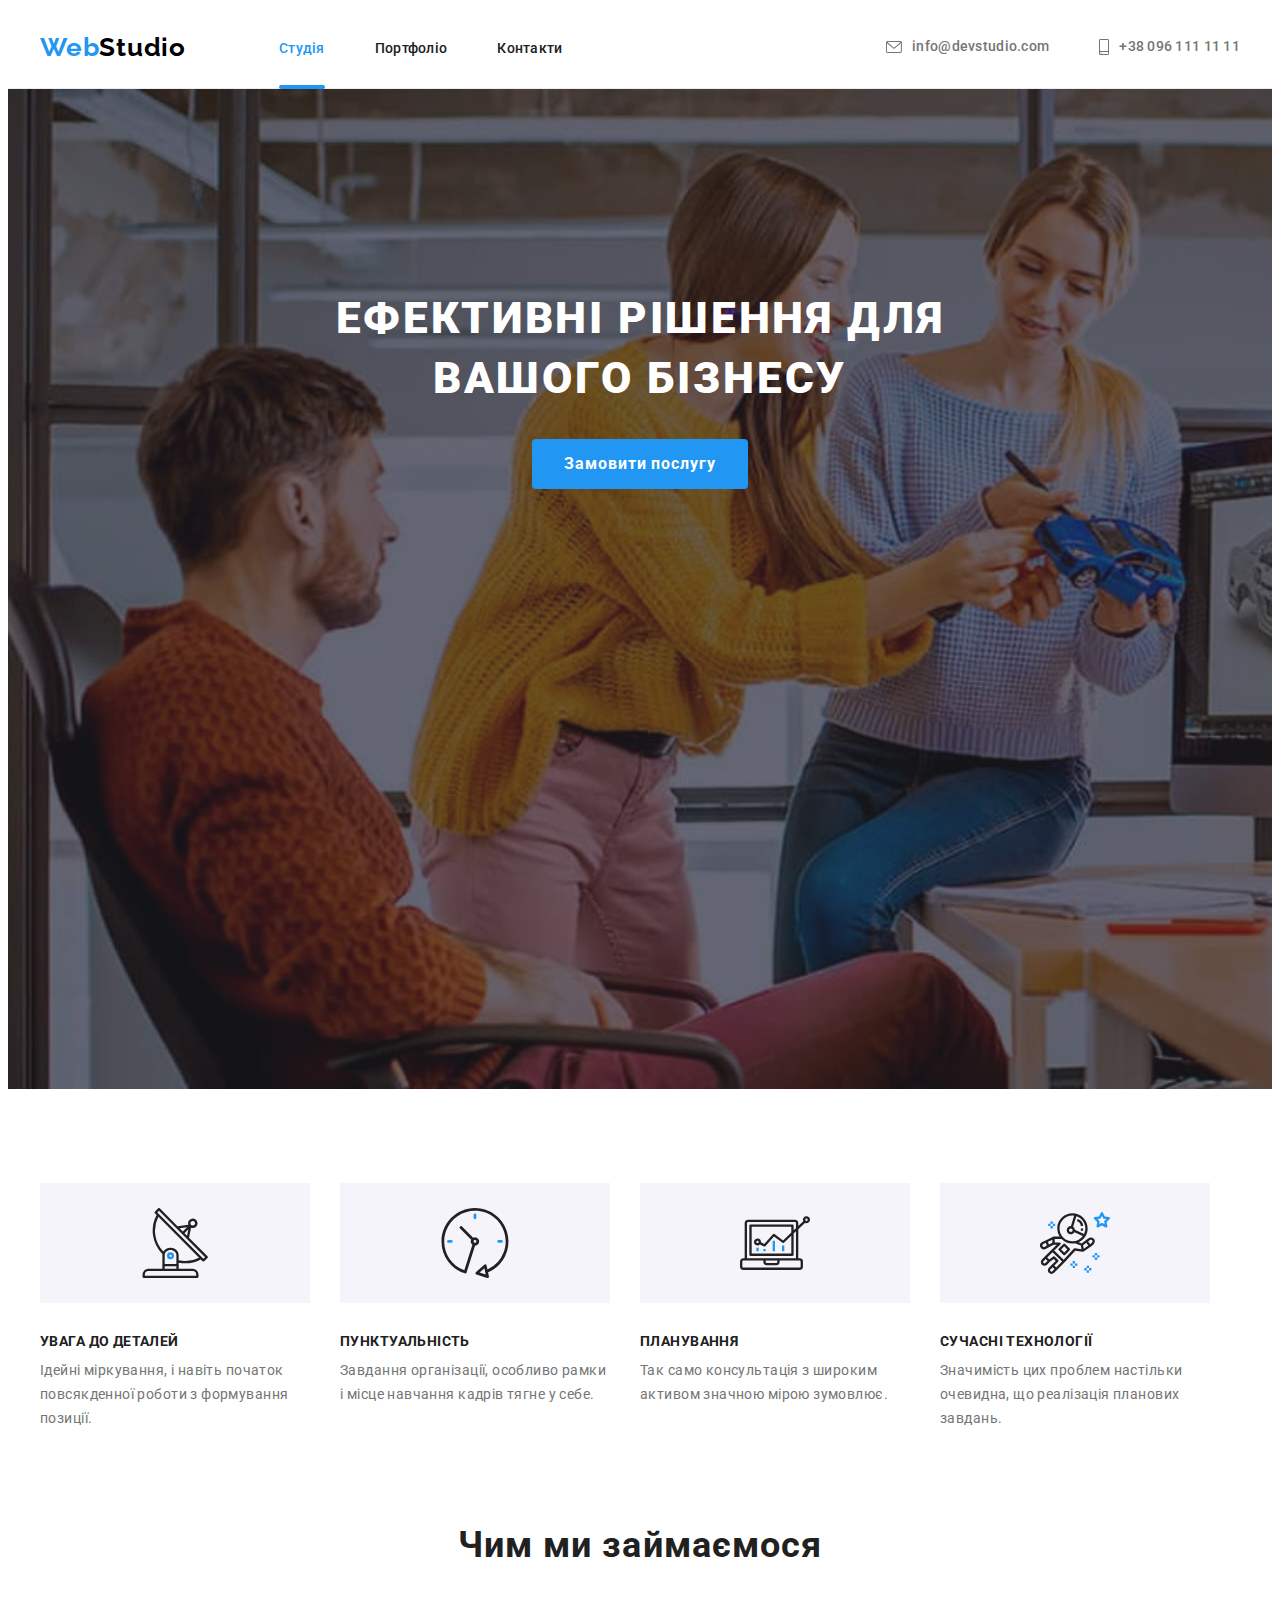
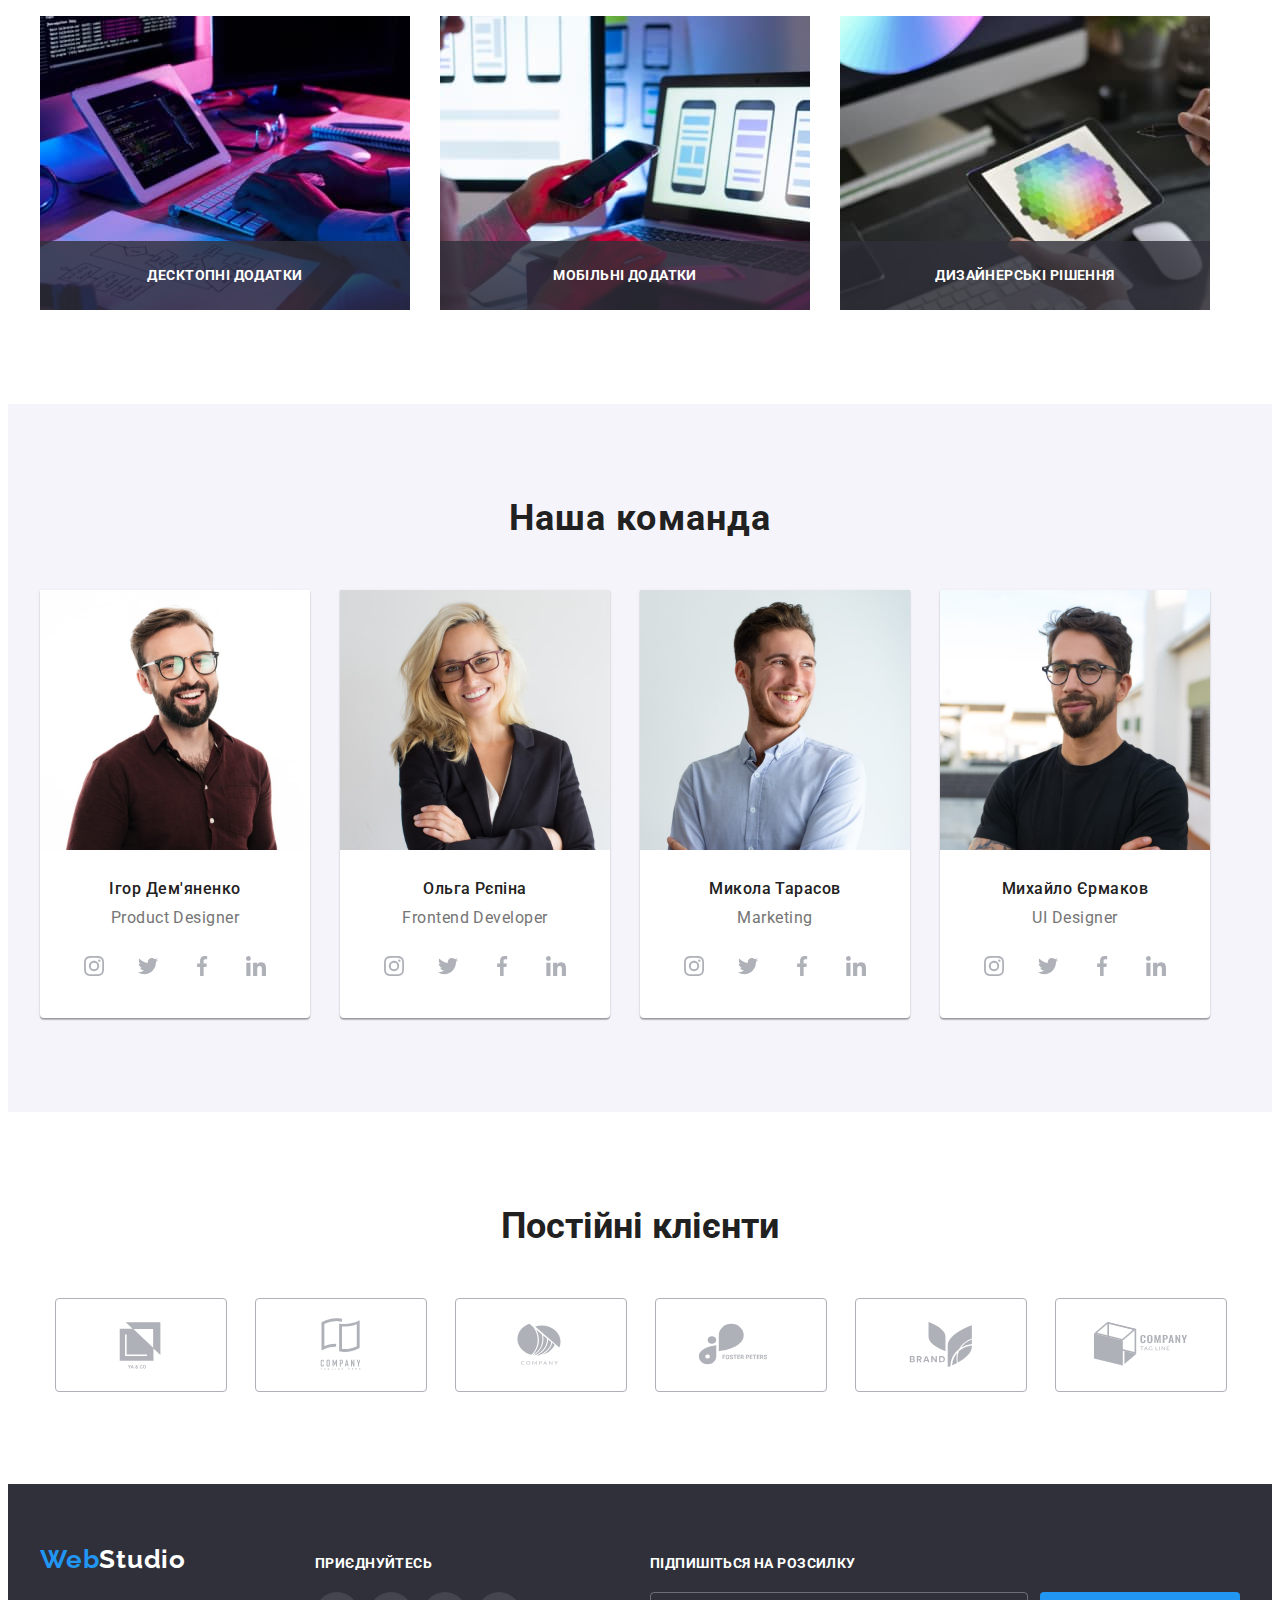
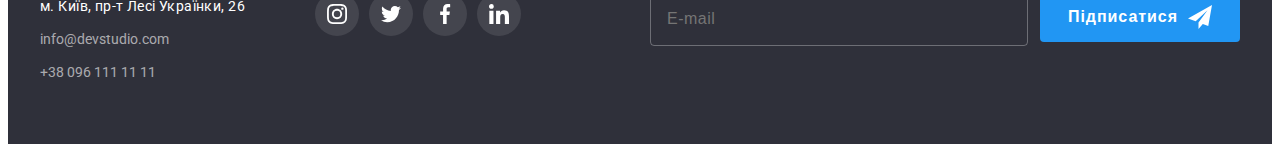
<file: index.html>
<!DOCTYPE html>
<html lang="uk">
<head>
    <meta charset="UTF-8">
    <meta http-equiv="X-UA-Compatible" content="IE=edge">
    <meta name="viewport" content="width=device-width, initial-scale=1.0">
    <title>Document</title>
    <link rel="preconnect" href="https://fonts.googleapis.com">
    <link rel="preconnect" href="https://fonts.gstatic.com" crossorigin>
    <link href="https://fonts.googleapis.com/css2?family=Raleway:wght@700&family=Roboto:wght@400;500;700;900&display=swap"
        rel="stylesheet">
    <link rel="stylesheet" href="https://cdnjs.cloudflare.com/ajax/libs/modern-normalize/1.1.0/modern-normalize.min.css"
        integrity="sha512-wpPYUAdjBVSE4KJnH1VR1HeZfpl1ub8YT/NKx4PuQ5NmX2tKuGu6U/JRp5y+Y8XG2tV+wKQpNHVUX03MfMFn9Q=="
        crossorigin="anonymous" referrerpolicy="no-referrer" />
    <link rel="stylesheet" href="./css/styles.css">
</head>
<body>  
    <header class="header">
        <div class="container header-container">
            <a class="logo" href="/index.html"><span class="logo-part">Web</span>Studio</a>
            <nav class="navigation">
                <ul class="list header-list">
                    <li class="header-item"><a class="site-nav current" href="#">Студія</a></li>
                    <li class="header-item"><a class="site-nav" href="./portfolio.html">Портфоліо</a></li>
                    <li class="header-item"><a class="site-nav" href="#">Контакти</a></li>
                </ul>
            </nav>
            <a class="header-mail" href="mailto:info@devstudio.com">
                <svg class="icon-header" width="16" height="12">
                    <use href="./images/icons.svg#icon-envelope"></use>
                </svg>
                <span>info@devstudio.com</span></a>
            <a class="header-tel" href="tel:+380961111111">
                <svg class="icon-header" width="10" height="16">
                    <use href="./images/icons.svg#icon-smartphone"></use>
                </svg>
                <span>+38 096 111 11 11</span></a>
        </div>
    </header>
    <main>
        <section class="hero">
           <div class="container">
                <h1 class="hero-title">Ефективні рішення для<br> вашого бізнесу</h1>
                <button class="hero-btn" type="button" data-modal-open>Замовити послугу</button>
           </div>
        </section>
        <section class="pluses">
            <div class="container">
                <h2 class="hidden">Наші переваги</h2>
                <ul class="list pluses-list">
                    <li class="pluses-item">
                        <div class="icon-pluses">
                            <svg width="70" height="70">
                                <use href="./images/icons.svg#icon-pluses1"></use>
                            </svg>
                        </div>
                        <h3 class="pluses-title">УВАГА ДО ДЕТАЛЕЙ</h3> 
                        <p class="pluses-text">Ідейні міркування, і навіть початок повсякденної роботи з формування позиції.</p>             
                    </li>
                    <li class="pluses-item">
                        <div class="icon-pluses">
                            <svg width="70" height="70">
                                <use href="./images/icons.svg#icon-pluses2"></use>
                            </svg>
                        </div>
                        <h3 class="pluses-title">ПУНКТУАЛЬНІСТЬ</h3> 
                        <p class="pluses-text">Завдання організації, особливо рамки і місце навчання кадрів тягне у себе.</p>             
                    </li>
                    <li class="pluses-item">
                        <div class="icon-pluses">
                            <svg width="70" height="70">
                                <use href="./images/icons.svg#icon-pluses3"></use>
                            </svg>
                        </div>
                        <h3 class="pluses-title">ПЛАНУВАННЯ</h3> 
                        <p class="pluses-text">Так само консультація з широким активом значною мірою зумовлює.</p>             
                    </li>
                    <li class="pluses-item">
                        <div class="icon-pluses">
                            <svg width="70" height="70">
                                <use href="./images/icons.svg#icon-pluses4"></use>
                            </svg>
                        </div class="icon-pluses">
                        <h3 class="pluses-title">СУЧАСНІ ТЕХНОЛОГІЇ</h3> 
                        <p class="pluses-text">Значимість цих проблем настільки очевидна, що реалізація планових завдань.</p>             
                    </li>               
                </ul>
            </div>
        </section>
        <section class="work">
           <div class="container">
                <h2 class="work-title">Чим ми займаємося</h2>
                <ul class="list work-list">
                    <li class="work-item">
                        <img class="work-foto" src="./images/img1.jpg" alt="людина працює" width="370">
                        <h3 class="work-element">Десктопні додатки</h3>
                    </li>
                    <li class="work-item">
                        <img class="work-foto" src="./images/img2.jpg" alt="людина працює" width="370">
                        <h3 class="work-element">Мобільні додатки</h3>

                    </li>
                    <li class="work-item">
                        <img class="work-foto" src="./images/img3.jpg" alt="людина працює" width="370">
                        <h3 class="work-element">Дизайнерські рішення</h3>
                    </li>
                </ul>
           </div>
        </section>
        <section class="team">
            <div class="container">
                <h2 class="team-title">Наша команда</h2>
                <ul class="list team-list">
                    <li class="team-item">
                        <img class="team-foto" src="./images/igor.jpg" alt="фото Ігора" width="270">
                        <div class="team-sign">
                            <h3 class="team-name">Ігор Дем'яненко</h3>
                            <p class="team-pos">Product Designer</p>
                            <ul class="team-soc-list">
                            <li class="team-icon-soc">
                                <a class="team-soc-link" href="#">
                                    <svg class="icon-soc" width="20" height="20">
                                        <use href="./images/icons.svg#icon-instagram"></use>
                                    </svg>
                                </a>
                            </li>
                            <li class="team-icon-soc">
                                <a class="team-soc-link" href="#">
                                    <svg class="icon-soc" width="20" height="20">
                                        <use href="./images/icons.svg#icon-twitter"></use>
                                    </svg>
                                </a>
                            </li>
                            <li class="team-icon-soc">
                                <a class="team-soc-link" href="#">
                                    <svg class="icon-soc" width="20" height="20">
                                        <use href="./images/icons.svg#icon-facebook"></use>
                                    </svg>
                                </a>
                            </li>
                            <li class="team-icon-soc">
                                <a class="team-soc-link" href="#">
                                    <svg class="icon-soc" width="20" height="20">
                                        <use href="./images/icons.svg#icon-linkedin"></use>
                                    </svg>
                                </a>
                            </li>
                        </ul>
                        </div>
                    </li>
                    <li class="team-item">
                        <img class="team-foto" src="./images/olga.jpg" alt="фото Ольгі" width="270">
                        <div class="team-sign">
                            <h3 class="team-name">Ольга Рєпіна</h3>
                            <p class="team-pos">Frontend Developer</p>
                            <ul class="team-soc-list">
                                <li class="team-icon-soc">
                                    <a class="team-soc-link" href="#">
                                        <svg class="icon-soc" width="20" height="20">
                                            <use href="./images/icons.svg#icon-instagram"></use>
                                        </svg>
                                    </a>
                                </li>
                                <li class="team-icon-soc">
                                    <a class="team-soc-link" href="#">
                                        <svg class="icon-soc" width="20" height="20">
                                            <use href="./images/icons.svg#icon-twitter"></use>
                                        </svg>
                                    </a>
                                </li>
                                <li class="team-icon-soc">
                                    <a class="team-soc-link" href="#">
                                        <svg class="icon-soc" width="20" height="20">
                                            <use href="./images/icons.svg#icon-facebook"></use>
                                        </svg>
                                    </a>
                                </li>
                                <li class="team-icon-soc">
                                    <a class="team-soc-link" href="#">
                                        <svg class="icon-soc" width="20" height="20">
                                            <use href="./images/icons.svg#icon-linkedin"></use>
                                        </svg>
                                    </a>
                                </li>
                            </ul>
                        </div>
                    </li class="team-item">
                    <li class="team-item">
                        <img class="team-foto" src="./images/mykola.jpg" alt="фото Миколи" width="270">
                        <div class="team-sign">
                            <h3 class="team-name">Микола Тарасов</h3>
                            <p class="team-pos">Marketing</p>
                            <ul class="team-soc-list">
                                <li class="team-icon-soc">
                                    <a class="team-soc-link" href="#">
                                        <svg class="icon-soc" width="20" height="20">
                                            <use href="./images/icons.svg#icon-instagram"></use>
                                        </svg>
                                    </a>
                                </li>
                                <li class="team-icon-soc">
                                    <a class="team-soc-link" href="#">
                                        <svg class="icon-soc" width="20" height="20">
                                            <use href="./images/icons.svg#icon-twitter"></use>
                                        </svg>
                                    </a>
                                </li>
                                <li class="team-icon-soc">
                                    <a class="team-soc-link" href="#">
                                        <svg class="icon-soc" width="20" height="20">
                                            <use href="./images/icons.svg#icon-facebook"></use>
                                        </svg>
                                    </a>
                                </li>
                                <li class="team-icon-soc">
                                    <a class="team-soc-link" href="#">
                                        <svg class="icon-soc" width="20" height="20">
                                            <use href="./images/icons.svg#icon-linkedin"></use>
                                        </svg>
                                    </a>
                                </li>
                            </ul>
                        </div>
                    </li class="team-item">
                    <li class="team-item">
                        <img class="team-foto" src="./images/myhaylo.jpg" alt="фото Михайла" width="270">
                        <div class="team-sign">
                            <h3 class="team-name">Михайло Єрмаков</h3>
                            <p class="team-pos">UI Designer</p>
                            <ul class="team-soc-list">
                                <li class="team-icon-soc">
                                    <a class="team-soc-link" href="#">
                                        <svg class="icon-soc" width="20" height="20">
                                            <use href="./images/icons.svg#icon-instagram"></use>
                                        </svg>
                                    </a>
                                </li>
                                <li class="team-icon-soc">
                                    <a class="team-soc-link" href="#">
                                        <svg class="icon-soc" width="20" height="20">
                                            <use href="./images/icons.svg#icon-twitter"></use>
                                        </svg>
                                    </a>
                                </li>
                                <li class="team-icon-soc">
                                    <a class="team-soc-link" href="#">
                                        <svg class="icon-soc" width="20" height="20">
                                            <use href="./images/icons.svg#icon-facebook"></use>
                                        </svg>
                                    </a>
                                </li>
                                <li class="team-icon-soc">
                                    <a class="team-soc-link" href="#">
                                        <svg class="icon-soc" width="20" height="20">
                                            <use href="./images/icons.svg#icon-linkedin"></use>
                                        </svg>
                                    </a>
                                </li>
                            </ul>
                        </div>
                    </li>
                </ul>
            </div>
        </section>
        <section class="clients">
            <div class="container">
                <h2 class="client-title">Постійні клієнти</h2>
                <ul class="list clients-list">
                    <li class="client-item">
                        <a class="client-link" href="#">
                            <svg class="client-icon" width="106" height="60">
                                <use href="./images/icons.svg#icon-Logo1"></use>
                            </svg>
                        </a>
                    </li>
                    <li class="client-item">
                        <a class="client-link" href="#">
                            <svg class="client-icon" width="106" height="60">
                                <use href="./images/icons.svg#icon-Logo2"></use>
                            </svg>
                        </a>
                    </li>
                    <li class="client-item">
                        <a class="client-link" href="#">
                            <svg class="client-icon" width="106" height="60">
                                <use href="./images/icons.svg#icon-Logo3"></use>
                            </svg>
                        </a>
                    </li>
                    <li class="client-item">
                        <a class="client-link" href="#">
                            <svg class="client-icon" width="106" height="60">
                                <use href="./images/icons.svg#icon-Logo4"></use>
                            </svg>
                        </a>
                    </li>
                    <li class="client-item">
                        <a class="client-link" href="#">
                            <svg class="client-icon" width="106" height="60">
                                <use href="./images/icons.svg#icon-Logo5"></use>
                            </svg>
                        </a>
                    </li>
                    <li class="client-item">
                        <a class="client-link" href="#">
                            <svg class="client-icon" width="106" height="60">
                                <use href="./images/icons.svg#icon-Logo6"></use>
                            </svg>
                        </a>
                    </li>                
                </ul>
            </section>
            </div>
    </main>
    <footer class="contacts">
        <div class="container">
            <div class="container-adress">
                <a class="contact-logo" href="index.html"><span class="logo-part">Web</span>Studio</a>
                <address>
                    <p class="contact-adr">м. Київ, пр-т Лесі Українки, 26</p>
                    <a class="contact-mail" href="mailto:info@devstudio.com">info@devstudio.com</a>
                    <a class="contact-tel" href="tel:+380961111111">+38 096 111 11 11</a>
                </address>        
            </div>
            <div class="container-affiliation">
                <h3 class="affiliation">приєднуйтесь</h3>
                <ul class="list affiliation-list">
                    <li class="affiliation-item">
                        <a class="affiliation-link" href="#">
                            <svg class="affiliation-icon" width="20" height="20">
                                <use href="./images/icons.svg#icon-instagram"></use>
                            </svg>
                        </a>
                    </li>
                    <li class="affiliation-item">
                        <a class="affiliation-link" href="#">
                            <svg class="affiliation-icon" width="20" height="20">
                                <use href="./images/icons.svg#icon-twitter"></use>
                            </svg>
                        </a>
                    </li>
                    <li class="affiliation-item">
                        <a class="affiliation-link" href="#">
                            <svg class="affiliation-icon" width="20" height="20">
                                <use href="./images/icons.svg#icon-facebook"></use>
                            </svg>
                        </a>
                    </li>
                    <li class="affiliation-item">
                        <a class="affiliation-link" href="#">
                            <svg class="affiliation-icon" width="20" height="20">
                                <use href="./images/icons.svg#icon-linkedin"></use>
                            </svg>
                        </a>
                    </li>
                </ul>
            </div>
            <div class="footer-form">
                <h3 class="form-title">Підпишіться на розсилку</h3>
                <form class="form-email">                        
                    <input type="email" class="footer-input" name="user-email" placeholder="E-mail">
                    <button type="submit" class="footer-form-btn">Підписатися
                        <svg class="form-icon" width="24" height="24">
                            <use href="./images/icons.svg#icon-icon-send"></use>
                        </svg>
                    </button>
                </form>
            </div>
        </div>
    </footer>
    <div class="backdrop is-hidden" data-modal>
        <div class="modal">
            <button type="button" class="modal-btn" data-modal-close>
                <svg class="modal-icon" width="18" height="18">
                    <use href="./images/icons.svg#icon-close-black"></use>
                </svg>
            </button>               
            <form action="#" class="modal-form">    
                <h3 class="modal-title">Залиште свої дані, ми вам передзвонимо</h3>
                <label for="name" class="input-label">Ім'я</label>
                <div class="input-wrapper">
                    <input type="text" name="user-name" id="name" class="modal-form-input">
                    <svg class="modal-form-icon" width="18" height="18">
                        <use href="./images/icons.svg#icon-person-black-18dp-1"></use>
                    </svg>
                </div>
                <label for="tel"  class="input-label">Телефон</label>
                <div class="input-wrapper">
                    <input type="text" name="user-tel" id="tel" class="modal-form-input">
                    <svg class="modal-form-icon" width="18" height="18">
                        <use href="./images/icons.svg#icon-phone-black-18dp-1"></use>
                    </svg>
                </div>
                <label for="mail"  class="input-label">Пошта</label>
                <div class="input-wrapper">
                    <input type="email" name="user-mail" id="mail" class="modal-form-input">
                    <svg class="modal-form-icon" width="18" height="18">
                        <use href="./images/icons.svg#icon-email-black-18dp-1"></use>
                    </svg>
                </div>
                <label for="coment"  class="input-label">Коментар</label>
                <textarea name="user-coment" id="coment" class="coment-input" cols="30" rows="10" placeholder="Введіть текст" ></textarea>
               <div class="conset-wrapper">
                    <input type="checkbox" name="consent" id="consent" class="form-consent hidden">
                    <label for="consent" class="label-consent">
                        <span>
                            <svg class="icon-check" width="16" height="15">
                                <use href="./images/icons.svg#icon-check"></use>
                            </svg>
                        </span>
                        Погоджуюся з розсилкою та приймаю
                        <a href="#" class="contract">Умови договору</a>
                    </label>
               </div>
                <button type="submit" class="modal-form-btn">Відправити</button>
            </form>
        </div>
    </div>
    <script src="./js/modal.js"></script>
</body>
</html>
</file>
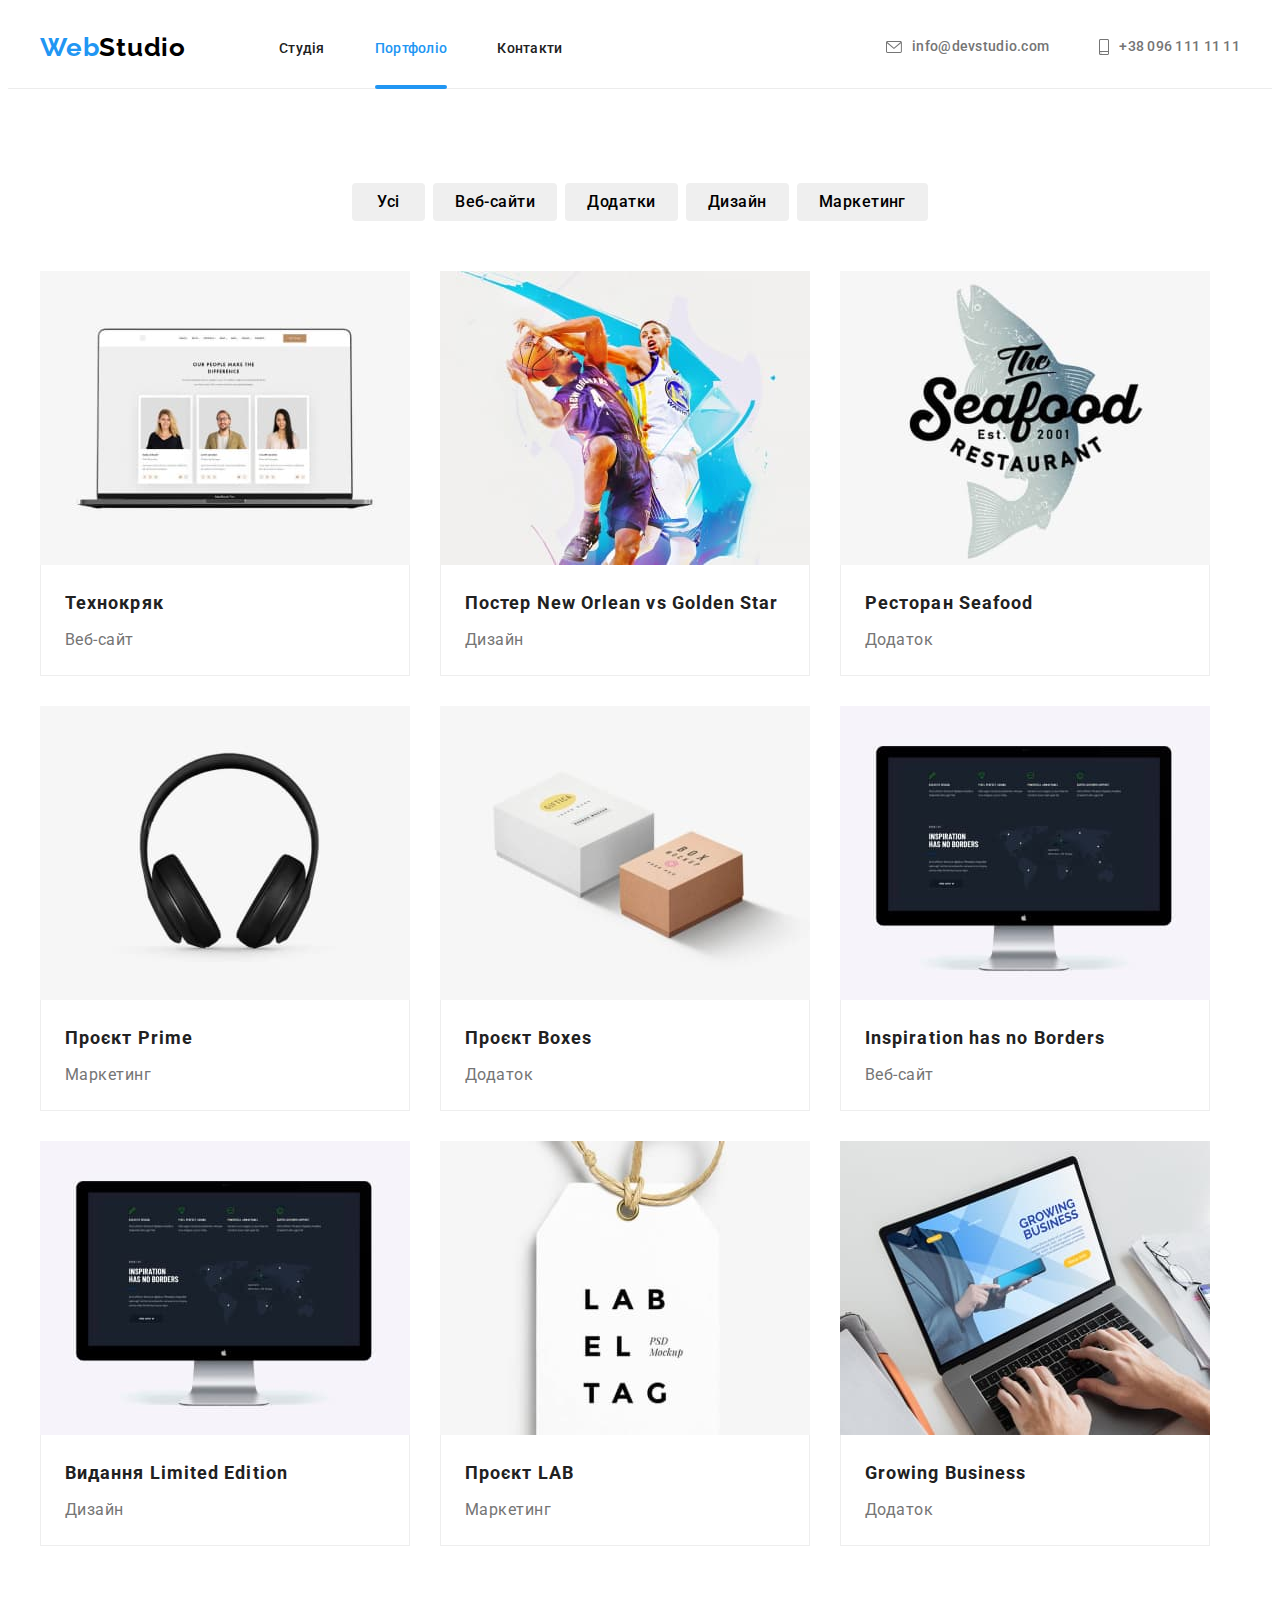
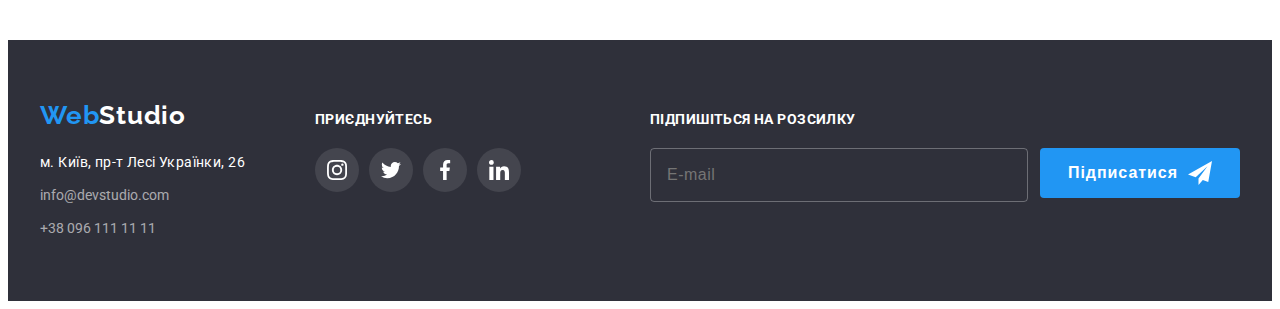
<file: portfolio.html>
<!DOCTYPE html>
<html lang="uk">
<head>
    <meta charset="UTF-8">
    <meta http-equiv="X-UA-Compatible" content="IE=edge">
    <meta name="viewport" content="width=device-width, initial-scale=1.0">
    <title>Document</title>
    <link rel="preconnect" href="https://fonts.googleapis.com">
    <link rel="preconnect" href="https://fonts.gstatic.com" crossorigin>
    <link href="https://fonts.googleapis.com/css2?family=Raleway:wght@700&family=Roboto:wght@400;500;700;900&display=swap"
        rel="stylesheet">
    <link rel="stylesheet" href="https://cdnjs.cloudflare.com/ajax/libs/modern-normalize/1.1.0/modern-normalize.min.css"
        integrity="sha512-wpPYUAdjBVSE4KJnH1VR1HeZfpl1ub8YT/NKx4PuQ5NmX2tKuGu6U/JRp5y+Y8XG2tV+wKQpNHVUX03MfMFn9Q=="
        crossorigin="anonymous" referrerpolicy="no-referrer" />
    <link rel="stylesheet" href="./css/styles.css">
</head>
<body>
    <header class="header">
        <div class="container header-container">
            <a class="logo" href="/index.html"><span class="logo-part">Web</span>Studio</a>
            <nav class="navigation">
                <ul class="list header-list">
                    <li class="header-item"><a class="site-nav" href="./index.html">Студія</a></li>
                    <li class="header-item"><a class="site-nav current" href="#">Портфоліо</a></li>
                    <li class="header-item"><a class="site-nav" href="#">Контакти</a></li>
                </ul>
            </nav>
            <a class="header-mail" href="mailto:info@devstudio.com">
                <svg class="icon-header" width="16" height="12">
                    <use href="./images/icons.svg#icon-envelope"></use>
                </svg>
                <span>info@devstudio.com</span></a>
            <a class="header-tel" href="tel:+380961111111">
                <svg class="icon-header" width="10" height="16">
                    <use href="./images/icons.svg#icon-smartphone"></use>
                </svg>
                <span>+38 096 111 11 11</span></a>
        </div>
    </header>
    <main>
        <section class="portfolio">
            <div class="container">
                <h1 class="hidden">Наші роботи</h1>
                <ul class="list portfolio-btn-list">
                    <li class="portfolio-item-btn"><button class="portfolio-btn" type="button">Усі</button></li>
                    <li class="portfolio-item-btn"><button class="portfolio-btn" type="button">Веб-сайти</button></li>
                    <li class="portfolio-item-btn"><button class="portfolio-btn" type="button">Додатки</button></li>
                    <li class="portfolio-item-btn"><button class="portfolio-btn" type="button">Дизайн</button></li>
                    <li class="portfolio-item-btn"><button class="portfolio-btn" type="button">Маркетинг</button></li>
                </ul>
                <ul class="list portfolio-list">
                    <li class="portfolio-item">
                        <a class="portfolio-link" href="">
                            <div class="portfolio-overlay">
                                <img class="portfolio-foto" src="./images/our-works-1.jpg" alt="Технокряк" width="370">
                                <p class="portfolio-element">Ресурс пропонує комплексні пропозиції з різним рівнем функціоналу та сервісів. Все це
                                    дозволить відвідувачу отримати
                                    вичерпні відомості про компанію чи приватну особу.</p>
                            </div>
                            <div class="portfolio-sign">
                                <h2 class="portfolio-title">Технокряк</h2>
                                <p class="portfolio-txt">Веб-сайт</p>
                            </div>
                        </a>
                    </li>
                    <li class="portfolio-item">
                        <a class="portfolio-link" href="">
                            <div class="portfolio-overlay">
                            <img class="portfolio-foto" src="./images/our-works-2.jpg" alt="Постер New Orlean vs Golden Star" width="370">
                            <p class="portfolio-element">Ресурс пропонує комплексні пропозиції з різним рівнем функціоналу та сервісів. Все це
                                    дозволить відвідувачу отримати
                                    вичерпні відомості про компанію чи приватну особу.</p>
                            </div>
                            <div class="portfolio-sign">
                                <h2 class="portfolio-title">Постер New Orlean vs Golden Star</h2>
                                <p class="portfolio-txt">Дизайн</p>
                            </div>
                        </a>
                    </li>
                    <li class="portfolio-item">
                        <a class="portfolio-link" href="">
                            <div class="portfolio-overlay">
                            <img class="portfolio-foto" src="./images/our-works-3.jpg" alt="Ресторан Seafood" width="370">
                            <p class="portfolio-element">Ресурс пропонує комплексні пропозиції з різним рівнем функціоналу та сервісів. Все це
                                    дозволить відвідувачу отримати
                                    вичерпні відомості про компанію чи приватну особу.</p>
                            </div>
                            <div class="portfolio-sign">
                                <h2 class="portfolio-title">Ресторан Seafood</h2>
                                <p class="portfolio-txt">Додаток</p>
                            </div>
                        </a>
                    </li>
                    <li class="portfolio-item">
                        <a class="portfolio-link" href="">
                            <div class="portfolio-overlay">
                            <img class="portfolio-foto" src="./images/our-works-4.jpg" alt="Проєкт Prime" width="370">
                            <p class="portfolio-element">Ресурс пропонує комплексні пропозиції з різним рівнем функціоналу та сервісів. Все це
                                    дозволить відвідувачу отримати
                                    вичерпні відомості про компанію чи приватну особу.</p>
                            </div>
                            <div class="portfolio-sign">
                                <h2 class="portfolio-title">Проєкт Prime</h2>
                                <p class="portfolio-txt">Маркетинг</p>
                            </div>
                        </a>
                    </li>
                    <li class="portfolio-item">
                        <a class="portfolio-link" href="">
                            <div class="portfolio-overlay">
                            <img class="portfolio-foto" src="./images/our-works-5.jpg" alt="Проєкт Boxes" width="370">
                            <p class="portfolio-element">Ресурс пропонує комплексні пропозиції з різним рівнем функціоналу та сервісів. Все це
                                    дозволить відвідувачу отримати
                                    вичерпні відомості про компанію чи приватну особу.</p>
                            </div>
                            <div class="portfolio-sign">
                                <h2 class="portfolio-title">Проєкт Boxes</h2>
                                <p class="portfolio-txt">Додаток</p>
                            </div>
                        </a>
                    </li>
                    <li class="portfolio-item">
                        <a class="portfolio-link" href="">
                            <div class="portfolio-overlay">
                            <img class="portfolio-foto" src="./images/our-works-6.jpg" alt="Inspiration has no Borders" width="370">
                            <p class="portfolio-element">Ресурс пропонує комплексні пропозиції з різним рівнем функціоналу та сервісів. Все це
                                    дозволить відвідувачу отримати
                                    вичерпні відомості про компанію чи приватну особу.</p>
                            </div>
                            <div class="portfolio-sign">
                                <h2 class="portfolio-title">Inspiration has no Borders</h2>
                                <p class="portfolio-txt">Веб-сайт</p>
                            </div>
                        </a>
                    </li>
                    <li class="portfolio-item">
                        <a class="portfolio-link" href="">
                            <div class="portfolio-overlay">
                            <img class="portfolio-foto" src="./images/our-works-6.jpg" alt="Видання Limited Edition" width="370">
                            <p class="portfolio-element">Ресурс пропонує комплексні пропозиції з різним рівнем функціоналу та сервісів. Все це
                                    дозволить відвідувачу отримати
                                    вичерпні відомості про компанію чи приватну особу.</p>
                            </div>
                            <div class="portfolio-sign">
                                <h2 class="portfolio-title">Видання Limited Edition</h2>
                                <p class="portfolio-txt">Дизайн</p>
                            </div>
                        </a>
                    </li>
                    <li class="portfolio-item">
                        <a class="portfolio-link" href="">
                            <div class="portfolio-overlay">
                            <img class="portfolio-foto" src="./images/our-works-8.jpg" alt="Проєкт LAB" width="370">
                            <p class="portfolio-element">Ресурс пропонує комплексні пропозиції з різним рівнем функціоналу та сервісів. Все це
                                    дозволить відвідувачу отримати
                                    вичерпні відомості про компанію чи приватну особу.</p>
                            </div>
                            <div class="portfolio-sign">
                                <h2 class="portfolio-title">Проєкт LAB</h2>
                                <p class="portfolio-txt">Маркетинг</p>
                            </div>
                        </a>
                    </li>
                    <li class="portfolio-item">
                        <a class="portfolio-link" href="">
                            <div class="portfolio-overlay">
                            <img class="portfolio-foto" src="./images/our-works-9.jpg" alt="Growing Business" width="370">
                            <p class="portfolio-element">Ресурс пропонує комплексні пропозиції з різним рівнем функціоналу та сервісів. Все це
                                    дозволить відвідувачу отримати
                                    вичерпні відомості про компанію чи приватну особу.</p>
                            </div>
                            <div class="portfolio-sign">
                                <h2 class="portfolio-title">Growing Business</h2>
                                <p class="portfolio-txt">Додаток</p>
                            </div>
                        </a>
                    </li>
                </ul>
            </div>
        </section>
    </main>
        <footer class="contacts">
            <div class="container">
                <div class="container-adress">
                    <a class="contact-logo" href="index.html"><span class="logo-part">Web</span>Studio</a>
                    <address>
                        <p class="contact-adr">м. Київ, пр-т Лесі Українки, 26</p>
                        <a class="contact-mail" href="mailto:info@devstudio.com">info@devstudio.com</a>
                        <a class="contact-tel" href="tel:+380961111111">+38 096 111 11 11</a>
                    </address>
                </div>
                <div class="container-affiliation">
                    <h3 class="affiliation">приєднуйтесь</h3>
                    <ul class="list affiliation-list">
                        <li class="affiliation-item">
                            <a class="affiliation-link" href="#">
                                <svg class="affiliation-icon" width="20" height="20">
                                    <use href="./images/icons.svg#icon-instagram"></use>
                                </svg>
                            </a>
                        </li>
                        <li class="affiliation-item">
                            <a class="affiliation-link" href="#">
                                <svg class="affiliation-icon" width="20" height="20">
                                    <use href="./images/icons.svg#icon-twitter"></use>
                                </svg>
                            </a>
                        </li>
                        <li class="affiliation-item">
                            <a class="affiliation-link" href="#">
                                <svg class="affiliation-icon" width="20" height="20">
                                    <use href="./images/icons.svg#icon-facebook"></use>
                                </svg>
                            </a>
                        </li>
                        <li class="affiliation-item">
                            <a class="affiliation-link" href="#">
                                <svg class="affiliation-icon" width="20" height="20">
                                    <use href="./images/icons.svg#icon-linkedin"></use>
                                </svg>
                            </a>
                        </li>
                    </ul>
                </div>
                <div class="footer-form">
                    <h3 class="form-title">Підпишіться на розсилку</h3>
                    <form class="form-email">
                        <input type="email" class="footer-input" name="user-email" placeholder="E-mail">
                        <button type="submit" class="footer-form-btn">Підписатися
                            <svg class="form-icon" width="24" height="24">
                                <use href="./images/icons.svg#icon-icon-send"></use>
                            </svg>
                        </button>
                    </form>
                </div>
            </div>
        </footer>
</body>
</html>
</file>
<file: css/styles.css>
:root {
  --main-color: #212121;
  --second-color: #757575;
  --title-color: #ffffff;
  --hover-color: #2196f3;
  --bg-main-color: #ffffff;
  --bg-color: #2f303a;
  --logo-color: #000;
  --bg-section-color: #f5f4fa;
  --bg-hero-btn: #188ce8;
  --border-portfolio-color: #EEEEEE;
  --contact-color:  rgba(255, 255, 255, 0.6);
  --soc-color: #AFB1B8;
}

h1,
h2,
h3,
h4,
h5,
h6,
p {
  margin: 0;
}

ul {
  margin: 0;
  padding: 0;
}

body {
  background-color: var(--bg-main-color);
  color: var(--main-color);
  font-family: Roboto, sans-serif;
}

.container {
  width: 1200px;
  padding: 0 15px;
  margin: 0 auto;
 }

/* ----------------------------header--------------------------------- */

.header {
  padding-top: 24px;
  padding-bottom: 25px;
  border-bottom: 1px solid #ECECEC;
}

.header-container {
  display: flex;
  align-items: center;
}

.header-list {
  display: flex;
  margin-left: 93px;
  gap: 50px;
} 

.navigation {
  margin-right: auto;
}


.logo {
  color: var(--logo-color);

  font-family: Raleway, sans-serif;
  font-weight: 700;
  font-size: 26px;
  line-height: 1.19;
  letter-spacing: 0.03em;
  text-decoration: none;
}

.logo-part {
  color: var(--hover-color);
}

.list {
  list-style: none;
}



.site-nav {
  font-weight: 500;
  font-size: 14px;
  line-height: 1.14;
  letter-spacing: 0.02em;
  color: #212121;
  text-decoration: none;

  transition: color 250ms cubic-bezier(0.4, 0, 0.2, 1);
}

.site-nav:hover,
.site-nav:focus {
  color: var(--hover-color);
}

.header-mail {
  margin-right: 50px;
}

.header-tel,
.header-mail {
  display: flex;
  gap: 10px;
  align-items: center;
  
  color: var(--second-color);
  font-weight: 500;
  font-size: 14px;
  line-height: 1.14;
  letter-spacing: 0.02em;
  text-decoration: none;

  transition: color 250ms cubic-bezier(0.4, 0, 0.2, 1);
}

.header-tel:hover,
.header-tel:focus,
.header-mail:hover,
.header-mail:focus,
.current {
  color: var(--hover-color);
}

.header-item {
  position: relative;
}

.current::after {
  position: absolute;
  content:'';
  width: 100%;
  height: 4px;
  border-radius: 2px;
  background-color: var(--hover-color);
  left: 0; 
  top: 47px;
}

.icon-header {
  fill: var(--second-color);
  transition: fill 250ms cubic-bezier(0.4, 0, 0.2, 1);
}

.header-tel:hover .icon-header, 
.header-tel:focus .icon-header,
.header-mail:hover .icon-header,
.header-mail:focus .icon-header {
  fill: var(--hover-color);
}


/* ----------------------------hero--------------------------------- */

.hero {
  max-width: 1600px;
  height: 600px;
  margin-left: auto;
  margin-right: auto;
  background-image: linear-gradient(rgba(47, 48, 58, 0.4), rgba(47, 48, 58, 0.4)), url(../images/hero.jpg);
  background-size: cover;
  background-color: var(--bg-color);
  padding-top: 200px;
  padding-bottom: 200px;
}


.hero-title {
  margin-bottom: 30px;
  color: var(--title-color);
  font-weight: 900;
  font-size: 44px;
  line-height: 1.36;
  text-align: center;
  letter-spacing: 0.06em;
  text-transform: uppercase;
}
.hero-btn {
  display: block;
  min-width: 216px;
  height: 50px;
  border-radius: 4px;
  margin: 0 auto;
  
  color: var(--title-color);
  background-color: var(--hover-color);
  
  font-family: inherit;
  font-weight: 700;
  font-size: 16px;
  line-height: 1.88;
  letter-spacing: 0.06em;
  border: none;
  cursor: pointer;

  transition: background-color 250ms cubic-bezier(0.4, 0, 0.2, 1);
}

.hero-btn:hover,
.hero-btn:focus {
  background-color: var(--bg-hero-btn);
}

/* ----------------------------Наші переваги--------------------------------- */

.pluses {
  padding-top: 94px;
  padding-bottom: 94px;
}

.pluses-list {
  display: flex;
  gap: 30px;
}

.hidden {
  position: absolute;
  clip: rect(0 0 0 0);
  width: 1px;
  height: 1px;
  margin: -1px;
}


.pluses-item {
  width: 270px;
}

.pluses-title {
  margin-bottom: 10px;

  font-size: 14px;
  line-height: 1.1428;
  letter-spacing: 0.03em;
  text-transform: uppercase;
}

.pluses-text {
  color: var(--second-color);
  font-size: 14px;
  line-height: 1.71;
  letter-spacing: 0.03em;
}

.icon-pluses {
  height: 120px;
  background-color: var(--bg-section-color);
  margin-bottom: 30px;
  display: flex;
  justify-content: center;
  align-items: center;
}


/* -----------------------------Чим ми займаємось---------------------------------- */

.work {
  padding-bottom: 94px;
}

.work-list {
  display: flex;
  gap: 30px;
}

.work-foto {
  display: block;
}

.work-title {
  margin-bottom: 50px;

  font-size: 36px;
  line-height: 1.16;
  text-align: center;
  letter-spacing: 0.03em;
}

.work-item {
  position: relative;
}

.work-element {
  position: absolute;
  width: 100%;
  bottom: 0;
  
  padding-top: 27px;
  padding-bottom: 27px;
  

  color: var(--title-color);
  background-color: rgba(47, 48, 58, 0.8);

  font-weight: 700;
  font-size: 14px;
  line-height: 1.14;
  text-align: center;
  letter-spacing: 0.03em;
  text-transform: uppercase;

}

/* -----------------------------Наша команда---------------------------------- */

.team {
  padding-top: 94px;
  padding-bottom: 94px;
  background-color: var(--bg-section-color);
}


.team-title {
  margin-bottom: 50px;

  font-size: 36px;
  line-height: 1.16;
  text-align: center;
  letter-spacing: 0.03em;
}

.team-list {
  display: flex;
  gap: 30px;
}

.team-item {
  background-color: var(--bg-main-color);
  box-shadow: 0px 1px 3px rgba(0, 0, 0, 0.12), 0px 1px 1px rgba(0, 0, 0, 0.14), 0px 2px 1px rgba(0, 0, 0, 0.2);
  border-radius: 0px 0px 4px 4px;
}

.team-foto {
  display: block;
}

.team-sign {
  padding-top: 30px;
  padding-bottom: 30px;

}

.team-name {
  margin-bottom: 10px;

  font-weight: 500;
  font-size: 16px;
  line-height: 1.18;
  letter-spacing: 0.03em;
  text-align: center;
}

.team-pos {
  margin-bottom: 16px;
  color: var(--second-color);
  font-size: 16px;
  line-height: 1.18;
  letter-spacing: 0.03em;
  text-align: center;
}

.team-soc-list {
  display: flex;
  list-style: none;
  justify-content: center;
  gap: 10px;  
}

.team-soc-link {
  width: 100%;
  height: 100%;
  border-radius: 50%;
  display: flex;
  justify-content: center;
  align-items: center;

  transition: background-color 250ms cubic-bezier(0.4, 0, 0.2, 1);
}

.team-icon-soc {
  width: 44px;
  height: 44px;
  background-position: center;
}

.icon-soc {
  fill: var(--soc-color);
  transition: fill 250ms cubic-bezier(0.4, 0, 0.2, 1);
}

.team-soc-link:hover,
.team-soc-link:focus {
  background-color: var(--hover-color);
}

.team-soc-link:hover .icon-soc,
.team-soc-link:focus .icon-soc {
  fill: var(--bg-main-color);
}

/* ---------------------------------------Наші кліенти------------------------ */

.client-title {margin-bottom: 50px;

  font-size: 36px;
  line-height: 1.16;
  text-align: center;
  letter-spacing: 0.03e;
}

.clients {
  padding-top: 94px;
  padding-bottom: 94px;
}

.clients-list {
  display: flex;
  justify-content: center;
  gap: 30px;
}

.client-item {
  width: 170px;
  height: 92px;
  }

.client-link {
  width: 100%;
  height: 100%;
  display: flex;
  justify-content: center;
  align-items: center;
  border: 1px solid var(--soc-color);
  border-radius: 4px;

  transition: border 250ms cubic-bezier(0.4, 0, 0.2, 1);
}

.client-icon {
  fill: var(--soc-color);
  transition: fill 250ms cubic-bezier(0.4, 0, 0.2, 1);
}

.client-link:hover,
.client-link:focus {
  border: 1px solid var(--hover-color);
}

.client-link:hover .client-icon,
.client-link:focus .client-icon {
  fill: var(--hover-color);
}

/* ---------------------------------------portfolio------------------------ */

.portfolio {
  padding-top: 94px;
  padding-bottom: 94px;
}

.portfolio-btn-list {
  display: flex;
  margin-bottom: 50px;
  gap: 8px;
  justify-content: center;
}
  
.portfolio-btn {
  min-width: 73px;
  height: 38px;
  border-radius: 4px;
  padding-left: 22px;
  padding-right: 22px;
  font-family: inherit;
  font-style: normal;
  font-weight: 500;
  font-size: 16px;
  line-height: 1.62;
  text-align: center;
  letter-spacing: 0.03em;
  cursor: pointer;
  border: transparent;

  transition: color 250ms cubic-bezier(0.4, 0, 0.2, 1), 
  background-color 250ms cubic-bezier(0.4, 0, 0.2, 1),
  box-shadow 250ms cubic-bezier(0.4, 0, 0.2, 1);
}

.portfolio-btn:hover,
.portfolio-btn:focus {
  color: var(--title-color);
  background-color: var(--hover-color);
  box-shadow: 0px 3px 1px rgba(0, 0, 0, 0.1), 0px 1px 2px rgba(0, 0, 0, 0.08), 0px 2px 2px rgba(0, 0, 0, 0.12);
}

.portfolio-list {
  display: flex;
  flex-wrap: wrap;
  gap: 30px;
}

.portfolio-item {
  transition: box-shadow 250ms cubic-bezier(0.4, 0, 0.2, 1);
  /* position: relative; */
}



.portfolio-link {
  text-decoration: none;
}

.portfolio-sign {
  padding: 20px 24px 20px 24px;
  border-left: 1px solid var(--border-portfolio-color);
  border-right: 1px solid var(--border-portfolio-color);
  border-bottom: 1px solid var(--border-portfolio-color);
}

.portfolio-foto {
  display: block;
}
.portfolio-title {
  margin-bottom: 4px;

  color: var(--main-color);
  font-size: 18px;
  line-height: 2;
  letter-spacing: 0.06em;
}
.portfolio-txt {
  color: var(--second-color);
  font-size: 16px;
  line-height: 1.88;
  letter-spacing: 0.03em;
}

.portfolio-overlay {
  position: relative;
  width: 370px;
  overflow: hidden;
}

.portfolio-element {
  position: absolute;
  width: 100%;
  height: 100%;
  background-color: rgba(33, 150, 243, 0.9);
  top: 0;
  transform: translateY(100%);

  padding: 63px 24px;

  color: var(--title-color);

  font-weight: 400;
  font-size: 18px;
  line-height: 1.56;
  letter-spacing: 0.03em;
  text-align: left;

  transition: transform 250ms cubic-bezier(0.4, 0, 0.2, 1);
}


.portfolio-item:hover,
.portfolio-item:focus {
  box-shadow: 0px 1px 1px rgba(0, 0, 0, 0.12), 0px 4px 4px rgba(0, 0, 0, 0.06), 1px 4px 6px rgba(0, 0, 0, 0.16);
}

.portfolio-item:hover .portfolio-element,
.portfolio-item:focus .portfolio-element {
  transform: translateY(0);  
}

/* -------------------------------------footer---------------------------------- */

.contacts>.container {
  display: flex;
  align-items: baseline;
}

.contacts {
  padding-top: 60px;
  padding-bottom: 60px;

  background-color: var(--bg-color);
}
.contact-logo {
  display: block;
  margin-bottom: 20px;

  color: var(--title-color);
  font-family: Raleway, sans-serif;
  font-weight: 700;
  font-size: 26px;
  line-height: 1.19;
  letter-spacing: 0.03em;
  text-decoration: none;
}
.contact-adr {
  margin-bottom: 9px;

  color: var(--title-color);
  font-style: normal;
  font-size: 14px;
  line-height: 1.71;
  letter-spacing: 0.03em;
}
.contact-mail,
.contact-tel {
  display: block;

  color: var(--contact-color);
  font-style: normal;
  font-size: 14px;
  line-height: 1.71;
  text-decoration: none;

  transition: color 250ms cubic-bezier(0.4, 0, 0.2, 1);
}

.contact-mail {
  margin-bottom: 9px;
}

.contact-mail:hover,
.contact-mail:focus,
.contact-tel:hover,
.contact-tel:focus {
  color: var(--hover-color);
}

.container-affiliation {
  margin-left: 70px;
  margin-right: auto;
}

.affiliation {
  margin-bottom: 20px;

  color: var(--title-color);
  font-weight: 700;
  font-size: 14px;
  line-height: 1.14;
  letter-spacing: 0.03em;
  text-transform: uppercase;
}

.affiliation-list {
  display: flex;
  justify-content: center;
  gap: 10px;
}

.affiliation-item {
  width: 44px;
  height: 44px;
}

.affiliation-link {
  width: 100%;
  height: 100%;
  display: flex;
  justify-content: center;
  align-items: center;
  border-radius: 50%;
  background-color: rgba(255, 255, 255, 0.1);

  transition: background-color 250ms cubic-bezier(0.4, 0, 0.2, 1);
}

.affiliation-icon {
  fill: var(--title-color);
}

.affiliation-link:hover,
.affiliation-link:focus {
  background-color: var(--hover-color);
}

.form-title {
  font-weight: 700;
  font-size: 14px;
  line-height: 1.14;
  letter-spacing: 0.03em;
  text-transform: uppercase;
  color: var(--title-color);
  margin-bottom: 20px;
}

.footer-input {
  width: 358px;
  height: 50px;
  background-color: transparent;
  border: 1px solid rgba(255, 255, 255, 0.3);
  border-radius: 4px;
  outline: transparent;
  font-weight: 400;
  font-size: 16px;
  line-height: 1.25;
  letter-spacing: 0.03em;
  color: rgba(255, 255, 255, 0.6);
  padding-left: 16px;
}

.form-email {
  display: flex;
  gap: 12px;
}

.footer-input:focus {
  border: 1px solid var(--hover-color);
}

.footer-form-btn {
  width: 200px;
  height: 50px;
  font-weight: 700;
  font-size: 16px;
  line-height: 1.88;
  letter-spacing: 0.06em;
  color: var(--title-color);
  background-color: var(--hover-color);
  border-radius: 4px;
  border: transparent;
  cursor: pointer;
  display: flex;
  justify-content: center;
  align-items: center;
  gap: 10px;

  transition: background-color 250ms cubic-bezier(0.4, 0, 0.2, 1);

}

.footer-form-btn:hover,
.footer-form-btn:focus {
  background-color: var(--bg-hero-btn);
  box-shadow: 0px 4px 4px rgba(0, 0, 0, 0.15);
}

.form-icon {
  fill: var(--title-color);
}

/* -------------------------------------backdrop--------------------------------- */

.backdrop {
  position: fixed;
  top: 0;
  width: 100%;
  height: 100%;
  background-color: rgba(0, 0, 0, 0.2);
  transition: opacity 500ms cubic-bezier(0.4, 0, 0.2, 1), visibility 500ms cubic-bezier(0.4, 0, 0.2, 1);

}

.modal {
  width: 528px;
  min-height: 581px;
  position: absolute;
  top: 50%;
  left: 50%;
  
  background-color: var(--bg-main-color);
  border-radius: 4px;
  box-shadow: 0px 1px 3px rgba(0, 0, 0, 0.12), 0px 1px 1px rgba(0, 0, 0, 0.14), 0px 2px 1px rgba(0, 0, 0, 0.2);

  transform: translate(-50%, -50%) scale(1) skew(0deg);
  transition: transform 500ms linear;
}

.backdrop.is-hidden .modal {
  transform: translate(-50%, -50%) scale(0.5) skew(45deg);
}

.modal-btn {
  width: 30px;
  height: 30px;
  position: absolute;
  right: 8px;
  top: 8px;
  border: 1px solid rgba(0, 0, 0, 0.1);
  border-radius: 50%;
  cursor: pointer;
  display: flex;
  justify-content: center;
  align-items: center;
  background-color: transparent;
}

.modal-icon {
  transition: fill 250ms cubic-bezier(0.4, 0, 0.2, 1);
}

.modal-icon:hover,
.modal-icon:focus {
  fill: var(--hover-color);
}
.is-hidden {
  opacity: 0;
  visibility: hidden;
  pointer-events: none;
}

.modal-form {
  padding: 40px;
}

.modal-title {
  font-size: 20px;
  line-height: 1.12;
  text-align: center;
  letter-spacing: 0.03em;
  color: var(--main-color);
  margin-bottom: 12px;
}

.input-label {
  font-weight: 400;
  font-size: 12px;
  line-height: 1.17;
  letter-spacing: 0.01em;
  color: var(--second-color);
  display: block;
  margin-bottom: 4px;
}

.input-wrapper {
  position: relative;
  margin-bottom: 10px;
}

.modal-form-icon {
  position: absolute;
  left: 12px;
  top: 50%;
  transform: translateY(-50%);
  fill: var(--main-color);

  transition: fill 250ms cubic-bezier(0.4, 0, 0.2, 1);
}

.modal-form-input {
  width: 100%;
  height: 40px;
  border-radius: 4px;
  border: 1px solid rgba(33, 33, 33, 0.2);
  background-color: transparent;
  outline: transparent;
  padding-left: 42px;

  transition: border 250ms cubic-bezier(0.4, 0, 0.2, 1);
}

.modal-form-input:focus {
  border: 1px solid var(--hover-color);
}

.modal-form-input:focus + .modal-form-icon {
  fill: var(--hover-color);
}

.coment-input {
  width: 100%;
  height: 120px;
  padding: 12px 16px;
  border: 1px solid rgba(33, 33, 33, 0.2);
  border-radius: 4px;
  outline: transparent;
  margin-bottom: 20px;
  resize:none;

  transition: border 250ms cubic-bezier(0.4, 0, 0.2, 1);
}

.coment-input::placeholder {
  font-weight: 400;
  font-size: 12px;
  line-height: 1.17;
  letter-spacing: 0.01em;
  
  color: rgba(117, 117, 117, 0.5);
}

.coment-input:focus {
  border: 1px solid var(--hover-color);
}

.conset-wrapper {
  margin-bottom: 30px;
}


.label-consent {
  font-weight: 400;
  font-size: 14px;
  line-height: 1.71;
  letter-spacing: 0.03em;
  color: var(--second-color);
  display: flex;
  justify-content: center;
  align-items: center;
  gap: 7px;
}

.label-consent span {
  width: 16px;
  height: 15px;
  border-radius: 2px;
  border: 2px solid var(--main-color);
  display: flex;
  justify-content: center;
  align-items: center;
  fill: transparent;
}

.form-consent:checked + .label-consent span {
  background-color: var(--hover-color);
  border: none;
  fill: var(--title-color);
}

.contract {
  font-weight: 400;
  font-size: 14px;
  line-height: 1.71;
  letter-spacing: 0.03em;
  color: var(--hover-color);
}

.modal-form-btn {
  display: block;
  width: 200px;
  height: 50px;
  margin: 0 auto;
  border: none;
  background-color: var(--hover-color);
  border-radius: 4px;
  font-weight: 700;
  font-size: 16px;
  line-height: 1.88;
  align-items: center;
  text-align: center;
  letter-spacing: 0.06em;
  color: var(--title-color);
  cursor: pointer;
  box-shadow: 0px 4px 4px rgba(0, 0, 0, 0.15);

  transition: background-color 250ms cubic-bezier(0.4, 0, 0.2, 1);
}

.modal-form-btn:hover,
.modal-form-btn:focus {
  background-color: var(--bg-hero-btn);
}
</file>
